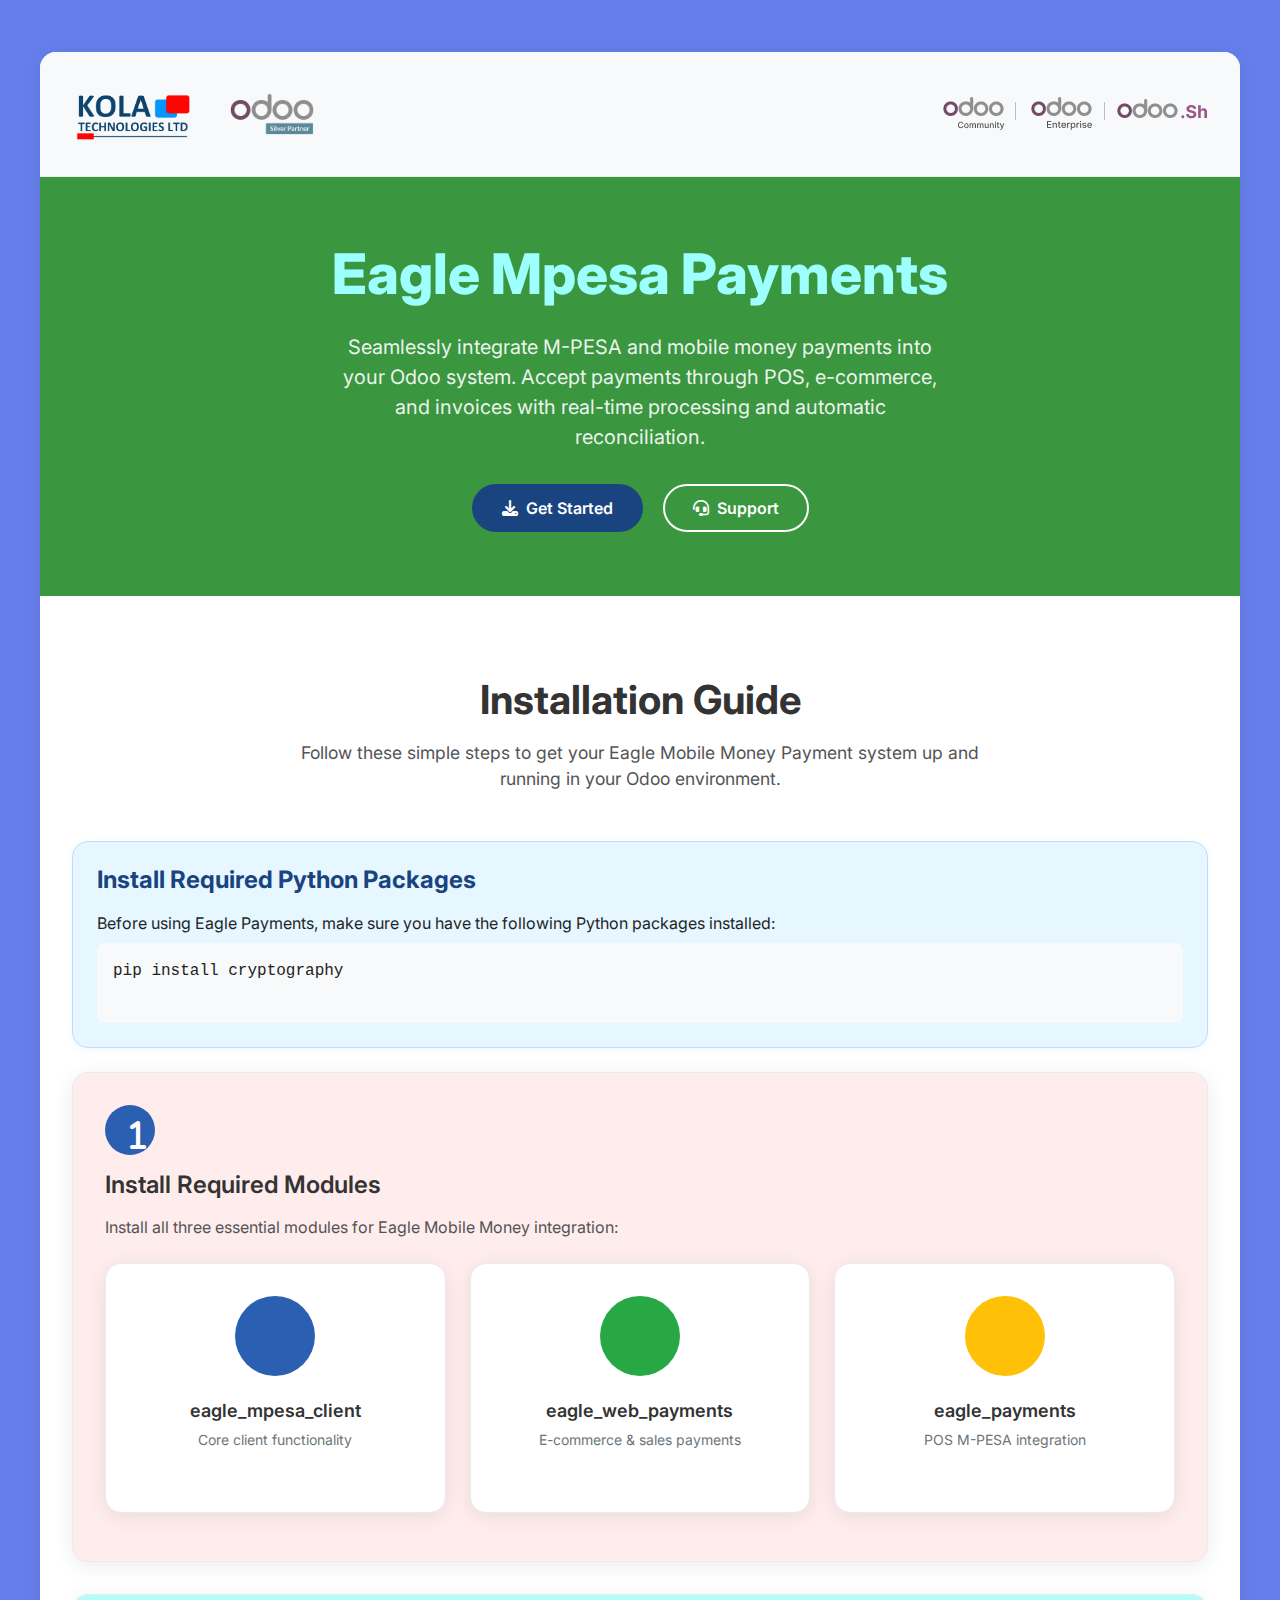
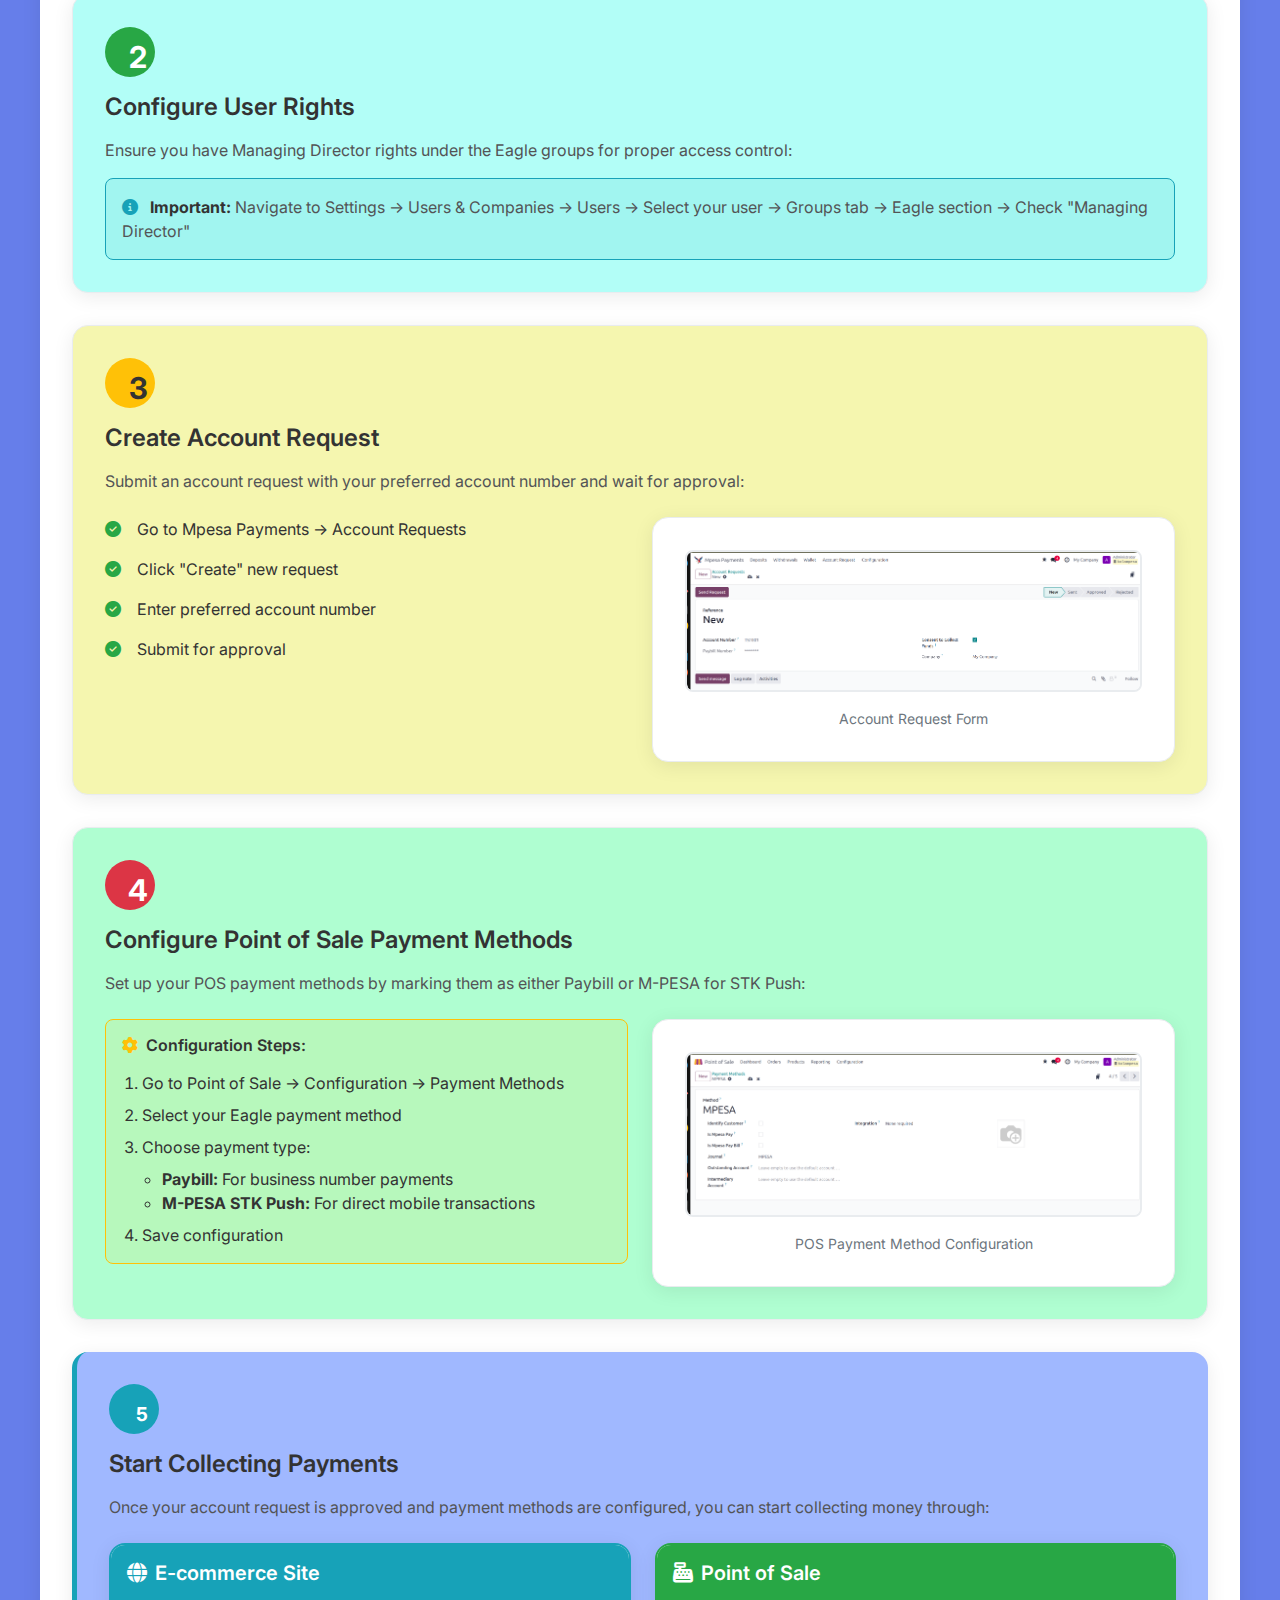
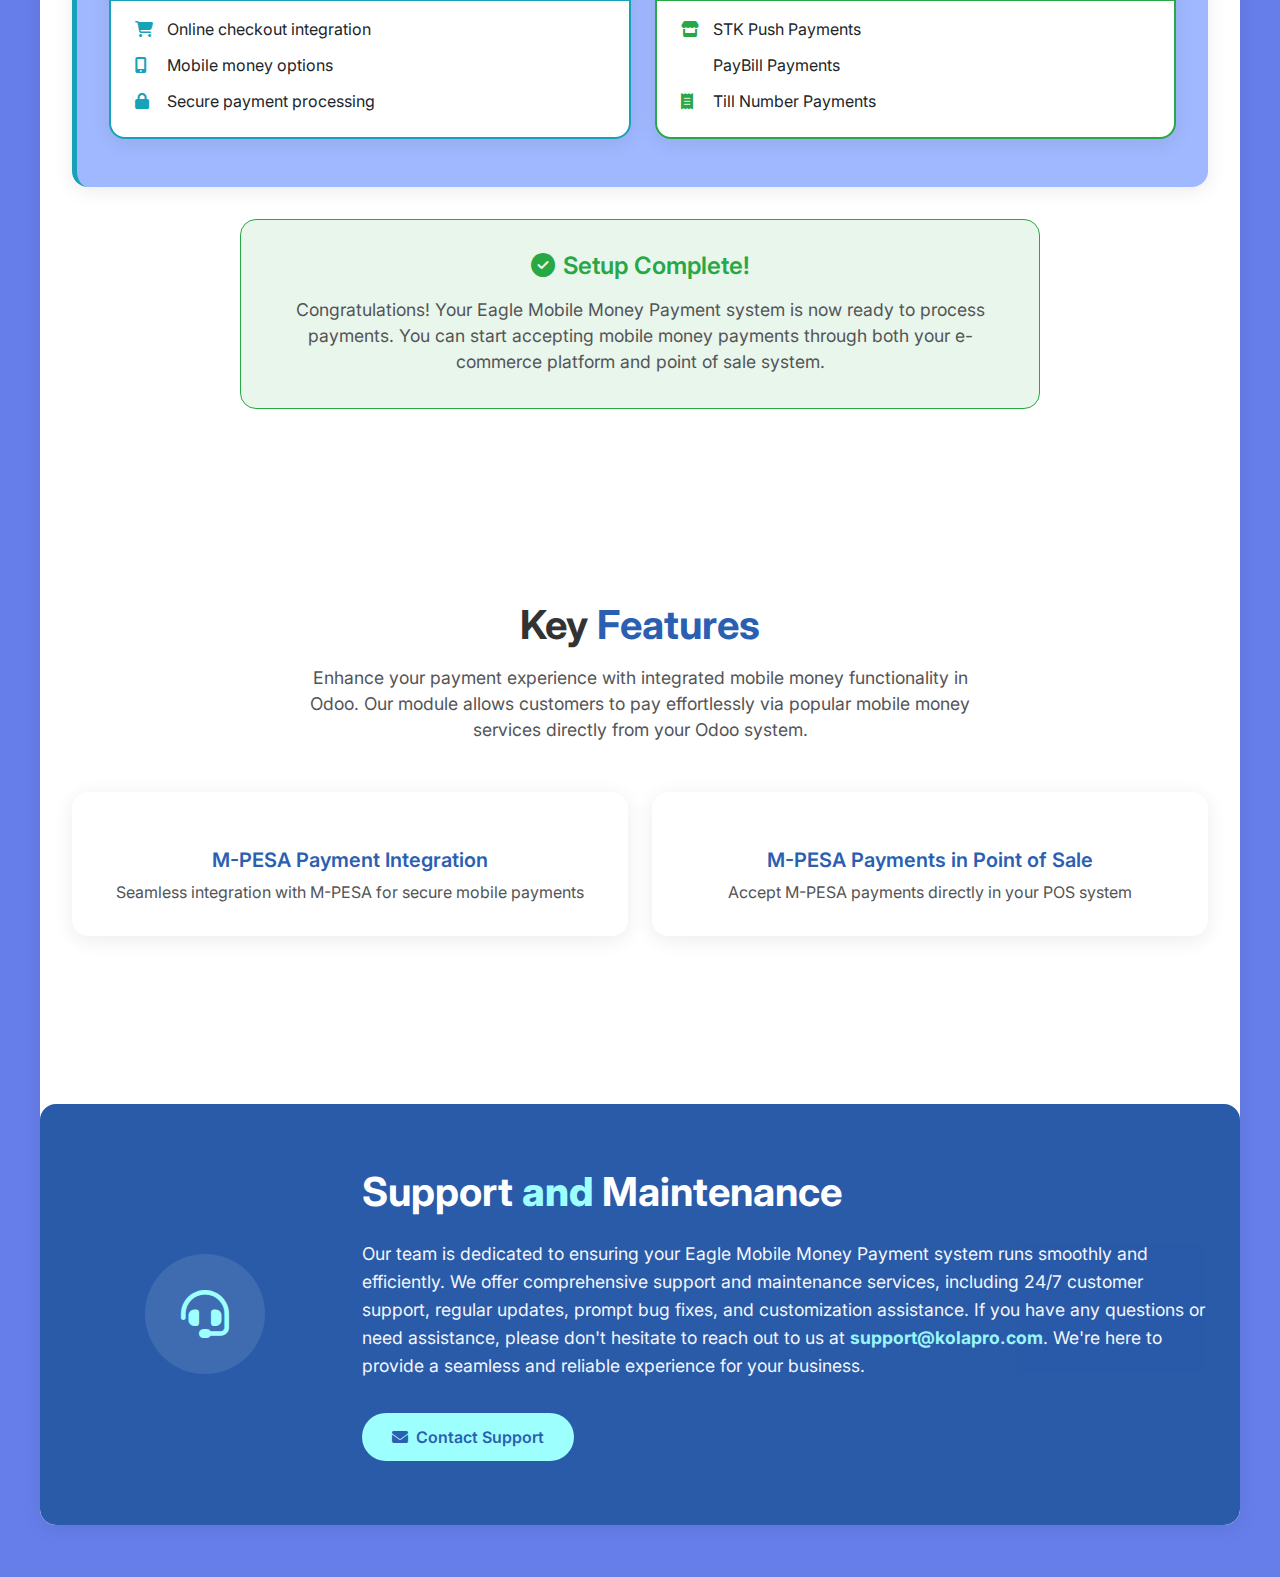
<file: addons/eagle_payments/static/description/index.html>
<!DOCTYPE html>
<html lang="en">

<head>
    <meta charset="UTF-8" />
    <meta name="viewport" content="width=device-width, initial-scale=1.0" />
    <link href="https://cdn.jsdelivr.net/npm/bootstrap@5.3.3/dist/css/bootstrap.min.css" rel="stylesheet" />
    <link href="https://cdnjs.cloudflare.com/ajax/libs/font-awesome/6.4.0/css/all.min.css" rel="stylesheet" />
    <link href="https://fonts.googleapis.com/css2?family=Inter:wght@300;400;500;600;700;800&display=swap" rel="stylesheet" />
    <script src="https://cdn.jsdelivr.net/npm/bootstrap@5.3.3/dist/js/bootstrap.bundle.min.js"></script>
    <title>Eagle Mobile Money Payments - Odoo Integration</title>

</head>

<body style="font-family: 'Inter', sans-serif; background-color: #667eea; min-height: 100vh; margin: 0; padding: 20px;">
    <div class="container-fluid">
        <div style="background: white; border-radius: 16px; box-shadow: 0 4px 20px rgba(0, 0, 0, 0.08); margin: 2rem auto; overflow: hidden; max-width: 1200px;">
            <!-- Logo Section -->
            <div style="padding: 2rem; background-color: #f8f9fa; border-bottom: 1px solid #e9ecef;">
                <div class="row align-items-center">
                    <div class="col-md-6 text-center text-md-start">
                        <img src="images/kola_logo.png" class="img-fluid" alt="Kola Tech Logo" height="60" width="120" loading="lazy" style="margin-right: 1rem;" />
                        <img src="images/silver_partner.png" class="img-fluid" alt="Odoo Silver Partner" height="60" width="120" loading="lazy" />
                    </div>
                    <div class="col-md-6 text-center text-md-end">
                        <img src="images/logo3.png" class="img-fluid" alt="Odoo Logo" height="40" loading="lazy" />
                    </div>
                </div>
            </div>

            <!-- Hero Section -->
            <div style="background-color: #3a963f; color: white; padding: 4rem 2rem; text-align: center; position: relative; overflow: hidden;">
                <div style="position: relative; z-index: 2;">
                    <h1 style="font-size: clamp(2rem, 5vw, 3.5rem); font-weight: 800; margin-bottom: 1.5rem; line-height: 1.2; font-family: 'Inter', sans-serif;">
                        <span style="color: #9effff;">Eagle Mpesa</span>
                        <span style="color: #9effff;">Payments</span>
                    </h1>
                    <p style="font-size: 1.25rem; font-weight: 400; opacity: 0.9; margin-bottom: 2rem; max-width: 600px; margin-left: auto; margin-right: auto; font-family: 'Inter', sans-serif;">
                        Seamlessly integrate M-PESA and mobile money payments into your Odoo system.
                        Accept payments through POS, e-commerce, and invoices with real-time processing and automatic reconciliation.
                    </p>
                    <div style="margin-top: 2rem;">
                        <a href="#installation" style="background-color: #1a4480; border: none; border-radius: 50px; padding: 12px 30px; color: white; font-weight: 600; text-decoration: none; display: inline-block; margin-right: 1rem; font-family: 'Inter', sans-serif;">
                            <i class="fas fa-download" style="margin-right: 0.5rem;"></i>Get Started
                        </a>
                        <a href="#support" style="border: 2px solid white; background: transparent; border-radius: 50px; padding: 10px 28px; color: white; font-weight: 600; text-decoration: none; display: inline-block; font-family: 'Inter', sans-serif;">
                            <i class="fas fa-headset" style="margin-right: 0.5rem;"></i>Support
                        </a>
                    </div>
                </div>
            </div>

            <!-- Installation Guide Section -->
            <div style="padding: 5rem 2rem;" id="installation">
                <h2 style="font-size: clamp(1.8rem, 4vw, 2.5rem); font-weight: 700; color: #333333; text-align: center; margin-bottom: 1rem; font-family: 'Inter', sans-serif;">Installation Guide</h2>
                <p style="font-size: 1.1rem; color: #535456; text-align: center; margin-bottom: 3rem; max-width: 700px; margin-left: auto; margin-right: auto; font-family: 'Inter', sans-serif;">
                    Follow these simple steps to get your Eagle Mobile Money Payment system up and running in your Odoo environment.
                </p>

                <!-- Step 0: Install Required Python Packages -->
                <div style="background-color: #e6f7ff; border-radius: 16px; padding: 24px; margin-bottom: 24px; box-shadow: 0 2px 8px rgba(0, 0, 0, 0.04); border-left: 5px solid #3a963f; border: 1px solid #b3e0ff;">
                    <h4 style="color: #1a4480; font-weight: 700; margin-bottom: 1rem;">Install Required Python Packages</h4>
                    <p style="margin-bottom: 0.5rem;">Before using Eagle Payments, make sure you have the following Python packages installed:</p>
                    <pre style="background: #f8f9fa; border-radius: 8px; padding: 16px; font-size: 1rem; color: #222; margin-bottom: 0;">
pip install cryptography
                    </pre>
                </div>

                <!-- Step 1: Install Modules -->
                <div style="background-color: #ffecec; border-radius: 16px; padding: 32px; margin-bottom: 32px; box-shadow: 0 4px 20px rgba(0, 0, 0, 0.08); border-left: 5px solid #2b5fb2; border: 1px solid #e9ecef;">
                    <div style="width: 50px; height: 50px; border-radius: 50%; background-color: #2b5fb2; color: white; display: -webkit-flex; display: flex; -webkit-align-items: center; align-items: center; -webkit-justify-content: center; justify-content: center; font-weight: 700; font-size: 30px; margin-bottom: 16px; line-height: 1;justify-content:center;padding-top: 10px;padding-left: 16px;"><span style="justify-content:center;"><span style="font-family:'Font Awesome 6 Free'; font-weight:900;font-size:32px;">1</span></div>
                    <h3 style="font-size: 24px; font-weight: 600; color: #333333; margin-bottom: 16px; font-family: 'Inter', sans-serif;">Install Required Modules</h3>
                    <p style="margin-bottom: 24px; color: #535456; font-size: 16px; line-height: 1.5; font-family: 'Inter', sans-serif;">Install all three essential modules for Eagle Mobile Money integration:</p>

                    <div class="row">
                        <div class="col-md-4 mb-3">
                            <div style="background-color: white; border-radius: 16px; padding: 32px; text-align: center; box-shadow: 0 4px 20px rgba(0, 0, 0, 0.08); border: 1px solid #e9ecef; min-height: 250px;">
                                <div style="width: 80px; height: 80px; border-radius: 50%; background-color: #2b5fb2; color: white; display: -webkit-flex; display: flex; -webkit-align-items: center; align-items: center; -webkit-justify-content: center; justify-content: center; margin: 0 auto 24px auto; font-size: 32px; line-height: 1;">
                                    <!-- <span style="font-family: 'Font Awesome 6 Free'; font-weight: 900; font-size: 32px;">&#xf019;</span> -->
                                </div>
                                <h5 style="font-weight: 600; margin-bottom: 8px; font-size: 18px; color: #333333;">eagle_mpesa_client</h5>
                                <p style="color: #6c757d; font-size: 14px; margin: 0; line-height: 1.4;">Core client functionality</p>
                            </div>
                        </div>
                        <div class="col-md-4 mb-3">
                            <div style="background-color: white; border-radius: 16px; padding: 32px; text-align: center; box-shadow: 0 4px 20px rgba(0, 0, 0, 0.08); border: 1px solid #e9ecef; min-height: 250px;">
                                <div style="width: 80px; height: 80px; border-radius: 50%; background-color: #28a745; color: white; display: -webkit-flex; display: flex; -webkit-align-items: center; align-items: center; -webkit-justify-content: center; justify-content: center; margin: 0 auto 24px auto; font-size: 32px; line-height: 1;">
                                    <!-- <span style="font-family: 'Font Awesome 6 Free'; font-weight: 900; font-size: 32px;">&#xf09d;</span> -->
                                </div>
                                <h5 style="font-weight: 600; margin-bottom: 8px; font-size: 18px; color: #333333;">eagle_web_payments</h5>
                                <p style="color: #6c757d; font-size: 14px; margin: 0; line-height: 1.4;">E-commerce & sales payments</p>
                            </div>
                        </div>
                        <div class="col-md-4 mb-3">
                            <div style="background-color: white; border-radius: 16px; padding: 32px; text-align: center; box-shadow: 0 4px 20px rgba(0, 0, 0, 0.08); border: 1px solid #e9ecef; min-height: 250px;">
                                <div style="width: 80px; height: 80px; border-radius: 50%; background-color: #ffc107; color: #333333; display: -webkit-flex; display: flex; -webkit-align-items: center; align-items: center; -webkit-justify-content: center; justify-content: center; margin: 0 auto 24px auto; font-size: 32px; line-height: 1;">
                                    <!-- <span style="font-family: 'Font Awesome 6 Free'; font-weight: 900; font-size: 32px;">&#xf1e6;</span> -->
                                </div>
                                <h5 style="font-weight: 600; margin-bottom: 8px; font-size: 18px; color: #333333;">eagle_payments</h5>
                                <p style="color: #6c757d; font-size: 14px; margin: 0; line-height: 1.4;">POS M-PESA integration</p>
                            </div>
                        </div>
                    </div>
                </div>

                <!-- Step 2: User Rights -->
                <div style="background-color: rgb(178, 254, 247); border-radius: 16px; padding: 32px; margin-bottom: 32px; box-shadow: 0 4px 20px rgba(0, 0, 0, 0.08); border-left: 5px solid #28a745; border: 1px solid #e9ecef;">
                    <div style="width: 50px; height: 50px; border-radius: 50%; background-color: #28a745; color: white; display: -webkit-flex; display: flex; -webkit-align-items: center; align-items: center; -webkit-justify-content: center; justify-content: center; font-weight: 700; font-size: 30px; margin-bottom: 16px; line-height: 1;justify-content:center;padding-top: 10px;padding-left: 16px;">2</div>
                    <h3 style="font-size: 24px; font-weight: 600; color: #333333; margin-bottom: 16px; font-family: 'Inter', sans-serif;">Configure User Rights</h3>
                    <p style="margin-bottom: 16px; color: #535456; font-size: 16px; line-height: 1.5; font-family: 'Inter', sans-serif;">Ensure you have Managing Director rights under the Eagle groups for proper access control:</p>

                    <div style="background-color: rgba(23, 162, 184, 0.1); border: 1px solid #17a2b8; border-radius: 8px; padding: 16px; font-family: 'Inter', sans-serif;">
                        <span style="color: #17a2b8; margin-right: 8px; font-family: 'Font Awesome 6 Free'; font-weight: 900;">&#xf05a;</span>
                        <strong style="color: #333333;">Important:</strong> <span style="color: #535456;">Navigate to Settings → Users & Companies → Users → Select your user → Groups tab → Eagle section → Check "Managing Director"</span>
                    </div>
                </div>

                <!-- Step 3: Account Request -->
                <div style="background-color: rgb(245, 246, 175); border-radius: 16px; padding: 32px; margin-bottom: 32px; box-shadow: 0 4px 20px rgba(0, 0, 0, 0.08); border-left: 5px solid #ffc107; border: 1px solid #e9ecef;">
                    <div style="width: 50px; height: 50px; border-radius: 50%; background-color: #ffc107; color: #333333; display: -webkit-flex; display: flex; -webkit-align-items: center; align-items: center; -webkit-justify-content: center; justify-content: center; font-weight: 700; font-size: 30px; margin-bottom: 16px; line-height: 1;justify-content:center;padding-top: 10px;padding-left: 16px;">3</div>
                    <h3 style="font-size: 24px; font-weight: 600; color: #333333; margin-bottom: 16px; font-family: 'Inter', sans-serif;">Create Account Request</h3>
                    <p style="margin-bottom: 24px; color: #535456; font-size: 16px; line-height: 1.5; font-family: 'Inter', sans-serif;">Submit an account request with your preferred account number and wait for approval:</p>

                    <div class="row">
                        <div class="col-md-6">
                            <ul style="list-style: none; padding: 0; margin: 0;">
                                <li style="margin-bottom: 16px; display: -webkit-flex; display: flex; -webkit-align-items: center; align-items: center;">
                                    <span style="color: #28a745; margin-right: 16px; font-family: 'Font Awesome 6 Free'; font-weight: 900; font-size: 16px;">&#xf058;</span>
                                    <span style="font-family: 'Inter', sans-serif; color: #333333;">Go to Mpesa Payments → Account Requests</span>
                                </li>
                                <li style="margin-bottom: 16px; display: -webkit-flex; display: flex; -webkit-align-items: center; align-items: center;">
                                    <span style="color: #28a745; margin-right: 16px; font-family: 'Font Awesome 6 Free'; font-weight: 900; font-size: 16px;">&#xf058;</span>
                                    <span style="font-family: 'Inter', sans-serif; color: #333333;">Click "Create" new request</span>
                                </li>
                                <li style="margin-bottom: 16px; display: -webkit-flex; display: flex; -webkit-align-items: center; align-items: center;">
                                    <span style="color: #28a745; margin-right: 16px; font-family: 'Font Awesome 6 Free'; font-weight: 900; font-size: 16px;">&#xf058;</span>
                                    <span style="font-family: 'Inter', sans-serif; color: #333333;">Enter preferred account number</span>
                                </li>
                                <li style="display: -webkit-flex; display: flex; -webkit-align-items: center; align-items: center;">
                                    <span style="color: #28a745; margin-right: 16px; font-family: 'Font Awesome 6 Free'; font-weight: 900; font-size: 16px;">&#xf058;</span>
                                    <span style="font-family: 'Inter', sans-serif; color: #333333;">Submit for approval</span>
                                </li>
                            </ul>
                        </div>
                        <div class="col-md-6 text-center">
                            <div style="background-color: white; border-radius: 16px; padding: 32px; box-shadow: 0 4px 20px rgba(0, 0, 0, 0.08); border: 1px solid #e9ecef;">
                                <img src="images/account_request_screenshot.png" class="img-fluid" alt="Account Request Form"
                                     style="max-width: 100%; border: 2px solid #e9ecef; border-radius: 8px; display: block;" />
                                <p style="font-size: 14px; color: #6c757d; margin-top: 16px; margin-bottom: 0; font-family: 'Inter', sans-serif;">Account Request Form</p>
                            </div>
                        </div>
                    </div>
                </div>

                <!-- Step 4: POS Configuration -->
                <div style="background-color: rgb(175, 254, 209); border-radius: 16px; padding: 32px; margin-bottom: 32px; box-shadow: 0 4px 20px rgba(0, 0, 0, 0.08); border-left: 5px solid #dc3545; border: 1px solid #e9ecef;">
                    <div style="width: 50px; height: 50px; border-radius: 50%; background-color: #dc3545; color: white; display: -webkit-flex; display: flex; -webkit-align-items: center; align-items: center; -webkit-justify-content: center; justify-content: center; font-weight: 700; font-size: 30px; margin-bottom: 16px; line-height: 1;justify-content:center;padding-top: 10px;padding-left: 16px;">4</div>
                    <h3 style="font-size: 24px; font-weight: 600; color: #333333; margin-bottom: 16px; font-family: 'Inter', sans-serif;">Configure Point of Sale Payment Methods</h3>
                    <p style="margin-bottom: 24px; color: #535456; font-size: 16px; line-height: 1.5; font-family: 'Inter', sans-serif;">Set up your POS payment methods by marking them as either Paybill or M-PESA for STK Push:</p>

                    <div class="row">
                        <div class="col-md-6">
                            <div style="background-color: rgba(255, 193, 7, 0.1); border: 1px solid #ffc107; border-radius: 8px; padding: 16px; font-family: 'Inter', sans-serif;">
                                <h6 style="font-weight: 600; margin-bottom: 16px; color: #333333;">
                                    <span style="color: #ffc107; margin-right: 8px; font-family: 'Font Awesome 6 Free'; font-weight: 900;">&#xf013;</span>Configuration Steps:
                                </h6>
                                <ol style="margin-bottom: 0; padding-left: 20px;">
                                    <li style="margin-bottom: 8px; color: #333333;">Go to Point of Sale → Configuration → Payment Methods</li>
                                    <li style="margin-bottom: 8px; color: #333333;">Select your Eagle payment method</li>
                                    <li style="margin-bottom: 8px; color: #333333;">Choose payment type:
                                        <ul style="margin-top: 8px; padding-left: 20px;">
                                            <li style="color: #333333;"><strong>Paybill:</strong> For business number payments</li>
                                            <li style="color: #333333;"><strong>M-PESA STK Push:</strong> For direct mobile transactions</li>
                                        </ul>
                                    </li>
                                    <li style="color: #333333;">Save configuration</li>
                                </ol>
                            </div>
                        </div>
                        <div class="col-md-6 text-center">
                            <div style="background-color: white; border-radius: 16px; padding: 32px; box-shadow: 0 4px 20px rgba(0, 0, 0, 0.08); border: 1px solid #e9ecef;">
                                <img src="images/pos_payment_config_screenshot.png" class="img-fluid" alt="POS Payment Configuration"
                                     style="max-width: 100%; border: 2px solid #e9ecef; border-radius: 8px; display: block;" />
                                <p style="font-size: 14px; color: #6c757d; margin-top: 16px; margin-bottom: 0; font-family: 'Inter', sans-serif;">POS Payment Method Configuration</p>
                            </div>
                        </div>
                    </div>
                </div>

                <!-- Step 5: Start Collecting -->
                <div style="background: #a0b8ff; border-radius: 16px; padding: 2rem; margin-bottom: 2rem; box-shadow: 0 4px 20px rgba(0, 0, 0, 0.08); border-left: 5px solid #17a2b8;">
                    <div style="width: 50px; height: 50px; border-radius: 50%; background-color: #17a2b8; color: white; display: flex; align-items: center; justify-content: center; font-weight: 700; font-size: 1.2rem; margin-bottom: 1rem;padding-left: 16px;padding-top: 10px;">5</div>
                    <h3 style="font-size: 1.5rem; font-weight: 600; color: #333333; margin-bottom: 1rem;">Start Collecting Payments</h3>
                    <p style="margin-bottom: 1.5rem; color: #535456;">Once your account request is approved and payment methods are configured, you can start collecting money through:</p>

                    <div class="row">
                        <div class="col-md-6 mb-3">
                            <div style="background: white; border-radius: 16px; padding: 1.5rem; box-shadow: 0 4px 20px rgba(0, 0, 0, 0.08); height: 100%; border: 2px solid #17a2b8;">
                                <div style="background-color: #17a2b8; color: white; padding: 1rem; margin: -1.5rem -1.5rem 1rem -1.5rem; border-radius: 14px 14px 0 0;">
                                    <h5 style="margin: 0; font-weight: 600;"><i class="fas fa-globe" style="margin-right: 0.5rem;"></i>E-commerce Site</h5>
                                </div>
                                <ul style="list-style: none; padding: 0; margin: 0;">
                                    <li style="margin-bottom: 0.75rem; display: flex; align-items: center;">
                                        <i class="fas fa-shopping-cart" style="color: #17a2b8; margin-right: 0.75rem; width: 20px;"></i>
                                        <span>Online checkout integration</span>
                                    </li>
                                    <li style="margin-bottom: 0.75rem; display: flex; align-items: center;">
                                        <i class="fas fa-mobile-alt" style="color: #17a2b8; margin-right: 0.75rem; width: 20px;"></i>
                                        <span>Mobile money options</span>
                                    </li>
                                    <li style="display: flex; align-items: center;">
                                        <i class="fas fa-lock" style="color: #17a2b8; margin-right: 0.75rem; width: 20px;"></i>
                                        <span>Secure payment processing</span>
                                    </li>
                                </ul>
                            </div>
                        </div>
                        <div class="col-md-6 mb-3">
                            <div style="background: white; border-radius: 16px; padding: 1.5rem; box-shadow: 0 4px 20px rgba(0, 0, 0, 0.08); height: 100%; border: 2px solid #28a745;">
                                <div style="background-color: #28a745; color: white; padding: 1rem; margin: -1.5rem -1.5rem 1rem -1.5rem; border-radius: 14px 14px 0 0;">
                                    <h5 style="margin: 0; font-weight: 600;"><i class="fas fa-cash-register" style="margin-right: 0.5rem;"></i>Point of Sale</h5>
                                </div>
                                <ul style="list-style: none; padding: 0; margin: 0;">
                                    <li style="margin-bottom: 0.75rem; display: flex; align-items: center;">
                                        <i class="fas fa-store" style="color: #28a745; margin-right: 0.75rem; width: 20px;"></i>
                                        <span>STK Push Payments</span>
                                    </li>
                                    <li style="margin-bottom: 0.75rem; display: flex; align-items: center;">
                                        <i class="fas fa-qr-code" style="color: #28a745; margin-right: 0.75rem; width: 20px;"></i>
                                        <span>PayBill Payments</span>
                                    </li>
                                    <li style="display: flex; align-items: center;">
                                        <i class="fas fa-receipt" style="color: #28a745; margin-right: 0.75rem; width: 20px;"></i>
                                        <span>Till Number Payments</span>
                                    </li>
                                </ul>
                            </div>
                        </div>
                    </div>
                </div>

                <!-- Success Message -->
                <div style="background-color: rgba(40, 167, 69, 0.1); border: 1px solid #28a745; border-radius: 16px; padding: 2rem; text-align: center; margin: 2rem auto; max-width: 800px;">
                    <h4 style="color: #28a745; font-weight: 600; margin-bottom: 1rem;">
                        <i class="fas fa-check-circle" style="margin-right: 0.5rem;"></i>Setup Complete!
                    </h4>
                    <p style="margin: 0; color: #535456; font-size: 1.1rem;">
                        Congratulations! Your Eagle Mobile Money Payment system is now ready to process payments.
                        You can start accepting mobile money payments through both your e-commerce platform and point of sale system.
                    </p>
                </div>
            </div>

            <!-- Key Features Section - moved to the end -->
            <div style="padding: 5rem 2rem;">
                <h2 style="font-size: clamp(1.8rem, 4vw, 2.5rem); font-weight: 700; color: #333333; text-align: center; margin-bottom: 1rem; font-family: 'Inter', sans-serif;">
                    Key <span style="color: #2b5fb2;">Features</span>
                </h2>
                <p style="font-size: 1.1rem; color: #535456; text-align: center; margin-bottom: 3rem; max-width: 700px; margin-left: auto; margin-right: auto; font-family: 'Inter', sans-serif;">
                    Enhance your payment experience with integrated mobile money functionality in Odoo. Our module allows customers to pay effortlessly via popular mobile money services directly from your Odoo system.
                </p>

                <div class="row">
                    <div class="col-md-6 mb-4">
                        <div style="background: white; border-radius: 16px; padding: 2rem; box-shadow: 0 4px 20px rgba(0, 0, 0, 0.08); height: 100%;">
                            <img alt="M-PESA Integration" class="img-fluid" loading="lazy" src="images/mpesa.png"
                                 style="width: 100%; max-height: 300px; object-fit: contain; border-radius: 8px; margin-bottom: 1rem;" />
                            <h5 style="color: #2b5fb2; font-weight: 600; text-align: center;">M-PESA Payment Integration</h5>
                            <p style="text-align: center; color: #535456; margin: 0;">Seamless integration with M-PESA for secure mobile payments</p>
                        </div>
                    </div>
                    <div class="col-md-6 mb-4">
                        <div style="background: white; border-radius: 16px; padding: 2rem; box-shadow: 0 4px 20px rgba(0, 0, 0, 0.08); height: 100%;">
                            <img alt="M-PESA POS Payment" class="img-fluid" loading="lazy" src="images/mpesa_pos_payment.png"
                                 style="width: 100%; max-height: 300px; object-fit: contain; border-radius: 8px; margin-bottom: 1rem;" />
                            <h5 style="color: #2b5fb2; font-weight: 600; text-align: center;">M-PESA Payments in Point of Sale</h5>
                            <p style="text-align: center; color: #535456; margin: 0;">Accept M-PESA payments directly in your POS system</p>
                        </div>
                    </div>
                </div>
            </div>
            <!-- Support Section -->
            <div style="background-color: #2b5fb2; color: white; padding: 4rem 2rem; margin-top: 4rem; border-radius: 16px; position: relative; overflow: hidden;" id="support">
                <div style="position: absolute; top: 0; left: 0; right: 0; bottom: 0; background-image: url('images/support-bg.png'); background-size: cover; background-position: center; opacity: 0.1;"></div>
                <div style="position: relative; z-index: 2;">
                    <div class="row align-items-center">
                        <div class="col-lg-3 col-md-4 text-center mb-4 mb-lg-0">
                            <div style="width: 120px; height: 120px; background-color: rgba(255, 255, 255, 0.1); border-radius: 50%; display: flex; align-items: center; justify-content: center; margin: 0 auto;">
                                <i class="fas fa-headset" style="font-size: 3rem; color: #9effff;"></i>
                            </div>
                        </div>
                        <div class="col-lg-9 col-md-8">
                            <h2 style="font-size: clamp(1.8rem, 4vw, 2.5rem); font-weight: 700; margin-bottom: 1.5rem; color: white; font-family: 'Inter', sans-serif;">
                                Support <span style="color: #9effff; font-weight: 800;">and</span> Maintenance
                            </h2>
                            <p style="font-size: 1.1rem; line-height: 1.6; margin: 0; opacity: 0.95;">
                                Our team is dedicated to ensuring your Eagle Mobile Money Payment system runs smoothly and efficiently.
                                We offer comprehensive support and maintenance services, including 24/7 customer support, regular updates,
                                prompt bug fixes, and customization assistance. If you have any questions or need assistance,
                                please don't hesitate to reach out to us at <strong style="color: #9effff;">support@kolapro.com</strong>.
                                We're here to provide a seamless and reliable experience for your business.
                            </p>
                            <div style="margin-top: 2rem;">
                                <a href="mailto:support@kolapro.com" style="background-color: #9effff; color: #2b5fb2; padding: 12px 30px; border-radius: 50px; text-decoration: none; font-weight: 600; display: inline-block; transition: all 0.3s ease;">
                                    <i class="fas fa-envelope" style="margin-right: 0.5rem;"></i>Contact Support
                                </a>
                            </div>
                        </div>
                    </div>
                </div>
            </div>



        </div>
    </div>
</body>

</html>
</file>
